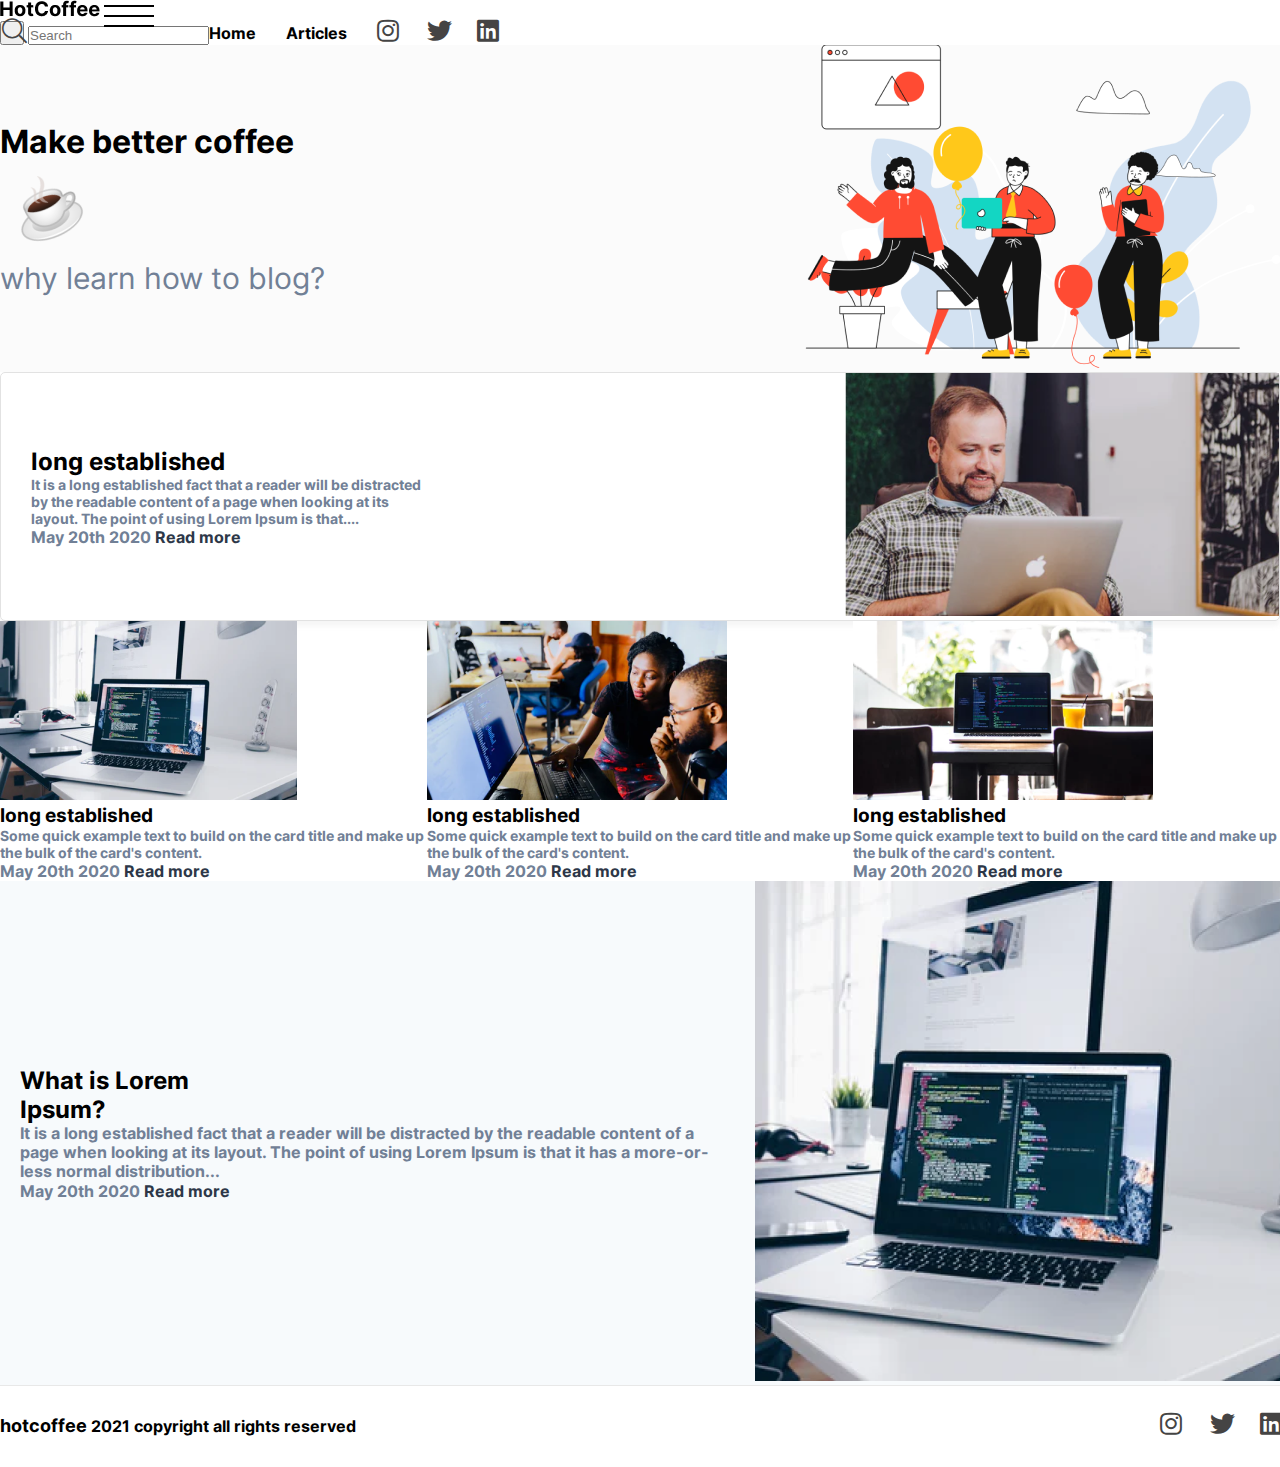
<file: index.html>
<!DOCTYPE html>
<html lang="en">

<head>
    <meta charset="UTF-8">
    <meta http-equiv="X-UA-Compatible" content="IE=edge">
    <meta name="viewport" content="width=device-width, initial-scale=1.0">
    <link href="https://cdn.jsdelivr.net/npm/bootstrap@5.0.2/dist/css/bootstrap.min.css" rel="stylesheet"
        integrity="sha384-EVSTQN3/azprG1Anm3QDgpJLIm9Nao0Yz1ztcQTwFspd3yD65VohhpuuCOmLASjC" crossorigin="anonymous">
    <link rel="stylesheet" href="style/all.min.css">
    <link rel="stylesheet" href="style/style.css">
    <link rel="stylesheet" href="style/media.css">
    <title>HotCoffee</title>
</head>

<body>
    <header class="header">
        <nav class="navbar navbar-expand-lg header__nav">
            <div class="container">
                <a class="navbar-brand logo" href="index.html">
                    <img src="img/HotCoffee.png" alt="">
                </a>
                <button class="navbar-toggler menu-btn collapsed" type="button" data-bs-toggle="collapse"
                    data-bs-target="#navbarSupportedContent" aria-controls="navbarSupportedContent"
                    aria-expanded="false" aria-label="Toggle navigation">
                    <span class="navbar-toggler-icon"></span>
                </button>
                <div class="collapse navbar-collapse header__navbar" id="navbarSupportedContent">
                    <form class="d-flex mt-1 header__form">
                        <button class="btn m-1">
                            <i class="fal fa-search icon"></i>
                        </button>
                        <input class="form-control me-2" type="search" placeholder="Search" aria-label="Search">
                    </form>
                    <ul class="navbar-nav header__list align-items-lg-center align-items-end">
                        <li class="nav-item header__item">
                            <a class="nav-link header__link" aria-current="page" href="#">Home</a>
                        </li>
                        <li class="nav-item header__item">
                            <a class="nav-link header__link" aria-current="page" href="article.html">Articles</a>
                        </li>
                        <li class="nav-item header__item">
                            <a class="nav-link header__link" aria-current="page" href="#">
                                <i class="fab fa-instagram icon"></i>
                            </a>
                        </li>
                        <li class="nav-item header__item">
                            <a class="nav-link header__link" aria-current="page" href="#">
                                <i class="fab fa-twitter icon"></i>
                            </a>
                        </li>
                        <li class="nav-item header__item">
                            <a class="nav-link header__link" aria-current="page" href="#">
                                <i class="fab fa-linkedin icon"></i>
                            </a>
                        </li>
                    </ul>
                </div>
            </div>
        </nav>
        <div class="header__bottom pt-4">
            <div class="container">
                <div class="header__content">
                    <div class="header__left">
                        <h1 class="header__title">Make better  coffee <img src="img/coffe.png" alt=""></h1>
                        <p class="header__text">why learn how to blog?</p>
                    </div>
                    <div class="header__right">
                        <img src="img/img1.png" class="rounded float-end" alt="">
                    </div>
                </div>
            </div>
        </div>
    </header>

    <main>
        <section class="card-least mt-5">
            <div class="container">
                <div class="card-least__content">
                    <div class="left">
                        <h2 class="least__title">long established</h2>
                        <p class="least__text">
                            It is a long established fact that a reader will be distracted by the readable content of a
                            page when looking at its layout. The point of using Lorem Ipsum is that....
                        </p>
                        <div class="least__btns d-flex justify-content-sm-between ">
                            <a href="#" class="data">May 20th 2020</a>
                            <a href="#" class="more">Read more</a>
                        </div>
                    </div>
                    <div class="right">
                        <img src="img/human.png" class="rounded float-end" alt="">
                    </div>
                </div>
            </div>
        </section>

        <section class="about mt-5">
            <div class="container">
                <div class="about__content">
                    <div class="card">
                        <img src="img/card1.png" class="card-img-top" alt="">
                        <div class="card-body">
                            <h3>long established</h3>
                            <p class="card_text">Some quick example text to build on the card title and make up the bulk
                                of the card's content.</p>
                            <div class="least__btns d-flex justify-content-sm-between ">
                                <a href="#" class="data">May 20th 2020</a>
                                <a href="#" class="more">Read more</a>
                            </div>
                        </div>
                    </div>
                    <div class="card">
                        <img src="img/card2.png" class="card-img-top" alt="">
                        <div class="card-body">
                            <h3>long established</h3>
                            <p class="card_text">Some quick example text to build on the card title and make up the bulk
                                of the card's content.</p>
                            <div class="least__btns d-flex justify-content-sm-between ">
                                <a href="#" class="data">May 20th 2020</a>
                                <a href="#" class="more">Read more</a>
                            </div>
                        </div>
                    </div>
                    <div class="card">
                        <img src="img/card3.png" class="card-img-top" alt="">
                        <div class="card-body">
                            <h3>long established</h3>
                            <p class="card_text">Some quick example text to build on the card title and make up the bulk
                                of the card's content.</p>
                            <div class="least__btns d-flex justify-content-sm-between ">
                                <a href="#" class="data">May 20th 2020</a>
                                <a href="#" class="more">Read more</a>
                            </div>
                        </div>
                    </div>
                </div>
            </div>
        </section>

        <section class="what mt-5">
            <div class="container">
                <div class="what__content">
                    <div class="left1">
                        <h2>What is Lorem <br> Ipsum?</h2>
                        <p class="card-text">It is a long established fact that a reader will be distracted by the
                            readable content of a page when looking at its layout. The point of using Lorem Ipsum is
                            that it has a more-or-less normal distribution...</p>
                        <div class="card__btns d-flex justify-content-between">
                            <a href="#" class="data">May 20th 2020</a>
                            <a href="#" class="more">Read more</a>
                        </div>
                    </div>
                    
                    <div class="right1">
                        <img src="img/img2.png" alt="">
                    </div>
                </div>
            </div>
        </section>
    </main>
    
    
    <div class="footer mt-5">
        <div class="container">
            <div class="footer__content">
                <div class="footer__text"><span>hotcoffee</span> 2021 copyright all rights reserved</div>
                <div class="footer__icons">
                    <ul class="header__list">
                        <li class="header__item">
                            <a href="#" class="header__link">
                                <i class="fab fa-instagram fa-3px icon"></i>
                            </a>
                        </li>
                        <li class="header__item">
                            <a href="#" class="header__link">
                                <i class="fab fa-twitter fa-3px icon"></i>
                            </a>
                        </li>
                        <li class="header__item">
                            <a href="#" class="header__link">
                                <i class="fab fa-linkedin fa-3px icon"></i>
                            </a>
                        </li>
                    </ul>
                </div>
            </div>
        </div>
    </div>


    <script src="https://cdn.jsdelivr.net/npm/bootstrap@5.0.2/dist/js/bootstrap.bundle.min.js"
        integrity="sha384-MrcW6ZMFYlzcLA8Nl+NtUVF0sA7MsXsP1UyJoMp4YLEuNSfAP+JcXn/tWtIaxVXM" crossorigin="anonymous">
    </script>
</body>

</html>
</file>
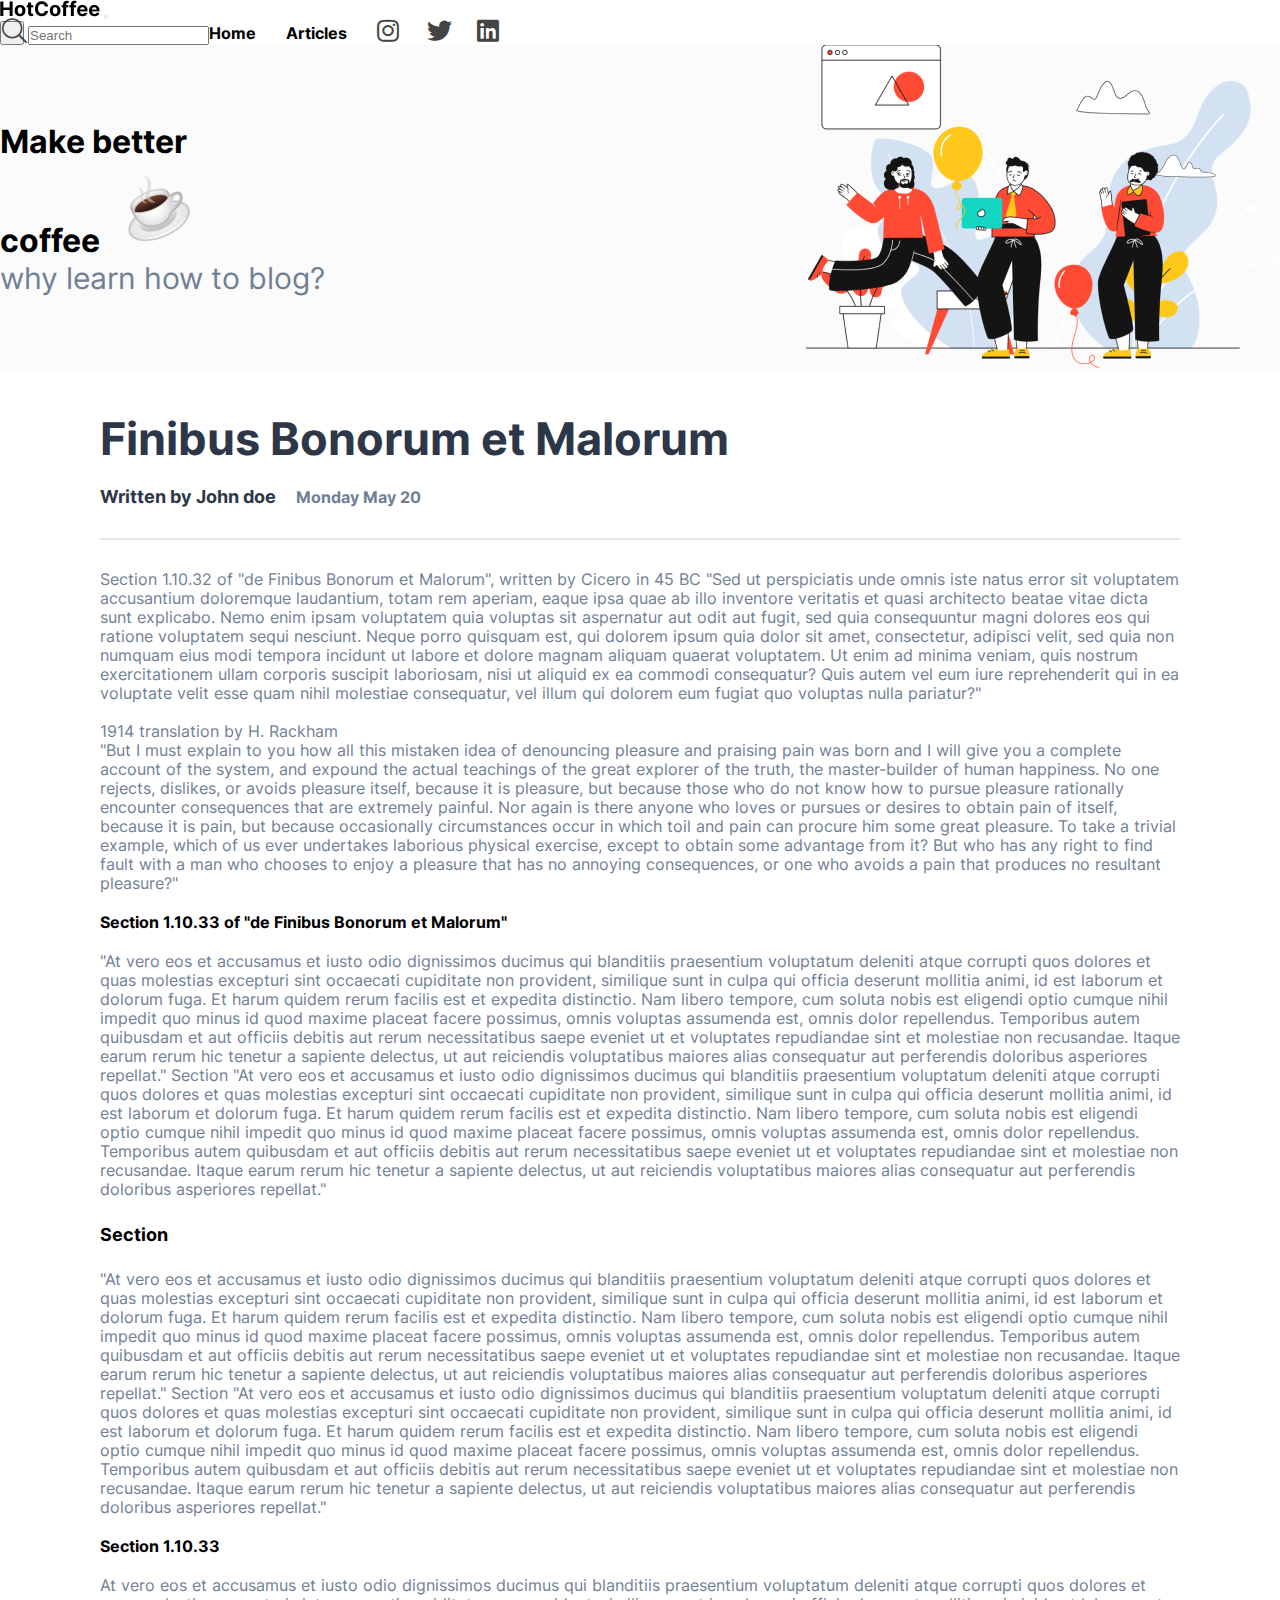
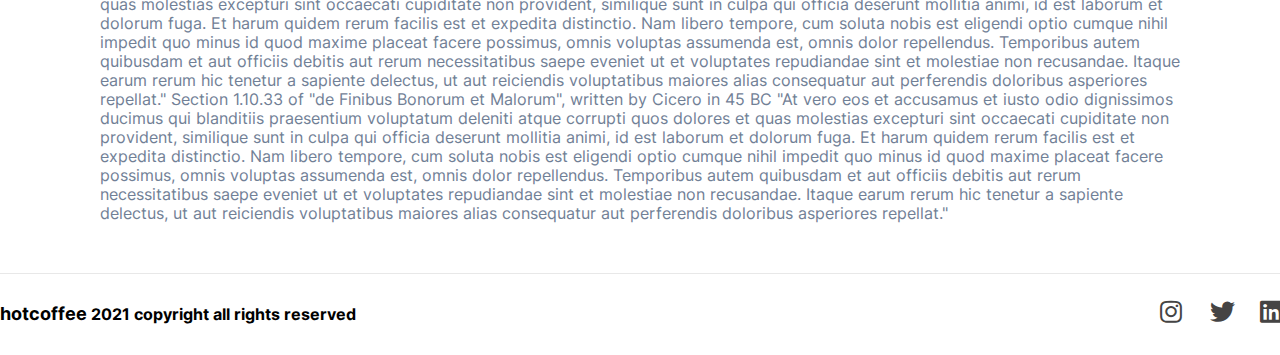
<file: article.html>
<!DOCTYPE html>
<html lang="en">

<head>
    <meta charset="UTF-8">
    <meta http-equiv="X-UA-Compatible" content="IE=edge">
    <meta name="viewport" content="width=device-width, initial-scale=1.0">
    <link href="https://cdn.jsdelivr.net/npm/bootstrap@5.0.2/dist/css/bootstrap.min.css" rel="stylesheet"
        integrity="sha384-EVSTQN3/azprG1Anm3QDgpJLIm9Nao0Yz1ztcQTwFspd3yD65VohhpuuCOmLASjC" crossorigin="anonymous">
    <link rel="stylesheet" href="style/all.min.css">
    <link rel="stylesheet" href="style/style.css">
    <link rel="stylesheet" href="style/media.css">
    <title>HotCoffee</title>
</head>

<body>
    <header class="header">
        <nav class="navbar navbar-expand-lg header__nav">
            <div class="container">
                <a class="navbar-brand logo" href="index.html">
                    <img src="img/HotCoffee.png" alt="">
                </a>
                <button class="navbar-toggler" type="button" data-bs-toggle="collapse"
                    data-bs-target="#navbarSupportedContent" aria-controls="navbarSupportedContent"
                    aria-expanded="false" aria-label="Toggle navigation">
                    <span class="navbar-toggler-icon"></span>
                </button>
                <div class="collapse navbar-collapse header__navbar" id="navbarSupportedContent">
                    <form class="d-flex mt-1 header__form">
                        <button class="btn m-1">
                            <i class="fal fa-search icon"></i>
                        </button>
                        <input class="form-control me-2" type="search" placeholder="Search" aria-label="Search">
                    </form>
                    <ul class="navbar-nav header__list align-items-lg-center align-items-end">
                        <li class="nav-item header__item">
                            <a class="nav-link header__link" aria-current="page" href="index.html">Home</a>
                        </li>
                        <li class="nav-item header__item">
                            <a class="nav-link header__link" aria-current="page" href="articles.html">Articles</a>
                        </li>
                        <li class="nav-item header__item">
                            <a class="nav-link header__link" aria-current="page" href="#">
                                <i class="fab fa-instagram icon"></i>
                            </a>
                        </li>
                        <li class="nav-item header__item">
                            <a class="nav-link header__link" aria-current="page" href="#">
                                <i class="fab fa-twitter icon"></i>
                            </a>
                        </li>
                        <li class="nav-item header__item">
                            <a class="nav-link header__link" aria-current="page" href="#">
                                <i class="fab fa-linkedin icon"></i>
                            </a>
                        </li>
                    </ul>
                </div>
            </div>
        </nav>
        <div class="header__bottom pt-4">
            <div class="container">
                <div class="header__content">
                    <div class="header__left">
                        <h1 class="header__title">Make better <br> coffee <img src="img/coffe.png" alt=""></h1>
                        <p class="header__text">why learn how to blog?</p>
                    </div>
                    <div class="header__right">
                        <img src="img/img1.png" class="rounded float-end" alt="">
                    </div>
                </div>
            </div>
        </div>
    </header>
    
    <main class="article">
            <div class="article__content">
                <div class="container">
                    <h1 class="article__title">Finibus Bonorum et Malorum</h1>
                    <div class="article__about">
                        <p class="article__txt">Written by John doe</p>
                        <p class="data">Monday May 20</p>
                    </div>
    
                    <div class="clr"></div>
    
                <p class="article__texts">
                        Section 1.10.32 of "de Finibus Bonorum et Malorum", written by Cicero in 45 BC "Sed ut perspiciatis
                        unde omnis iste natus error sit voluptatem accusantium doloremque laudantium, totam rem aperiam,
                        eaque ipsa quae ab illo inventore veritatis et quasi architecto beatae vitae dicta sunt explicabo.
                        Nemo enim ipsam voluptatem quia voluptas sit aspernatur aut odit aut fugit, sed quia consequuntur
                        magni dolores eos qui ratione voluptatem sequi nesciunt. Neque porro quisquam est, qui dolorem ipsum
                        quia dolor sit amet, consectetur, adipisci velit, sed quia non numquam eius modi tempora incidunt ut
                        labore et dolore magnam aliquam quaerat voluptatem. Ut enim ad minima veniam, quis nostrum
                        exercitationem ullam corporis suscipit laboriosam, nisi ut aliquid ex ea commodi consequatur? Quis
                        autem vel eum iure reprehenderit qui in ea voluptate velit esse quam nihil molestiae consequatur,
                        vel illum qui dolorem eum fugiat quo voluptas nulla pariatur?"
                        <br>
                        <br>
                        1914 translation by H. Rackham <br> "But I must explain to you how all this mistaken idea of
                        denouncing pleasure and praising pain was born and I will give you a complete account of the system,
                        and expound the actual teachings of the great explorer of the truth, the master-builder of human
                        happiness. No one rejects, dislikes, or avoids pleasure itself, because it is pleasure, but because
                        those who do not know how to pursue pleasure rationally encounter consequences that are extremely
                        painful. Nor again is there anyone who loves or pursues or desires to obtain pain of itself, because
                        it is pain, but because occasionally circumstances occur in which toil and pain can procure him some
                        great pleasure. To take a trivial example, which of us ever undertakes laborious physical exercise,
                        except to obtain some advantage from it? But who has any right to find fault with a man who chooses
                        to enjoy a pleasure that has no annoying consequences, or one who avoids a pain that produces no
                        resultant pleasure?"
                       
                       <h3 class="title2">Section 1.10.33 of "de Finibus Bonorum et Malorum"</h3>
                    
                     <div class="article__texts">
                        "At vero eos et accusamus et iusto odio dignissimos ducimus qui blanditiis praesentium voluptatum
                        deleniti atque corrupti quos dolores et quas molestias excepturi sint occaecati cupiditate non
                        provident, similique sunt in culpa qui officia deserunt mollitia animi, id est laborum et dolorum fuga.
                        Et harum quidem rerum facilis est et expedita distinctio. Nam libero tempore, cum soluta nobis est
                        eligendi optio cumque nihil impedit quo minus id quod maxime placeat facere possimus, omnis voluptas
                        assumenda est, omnis dolor repellendus. Temporibus autem quibusdam et aut officiis debitis aut rerum
                        necessitatibus saepe eveniet ut et voluptates repudiandae sint et molestiae non recusandae. Itaque earum
                        rerum hic tenetur a sapiente delectus, ut aut reiciendis voluptatibus maiores alias consequatur aut
                        perferendis doloribus asperiores repellat." Section "At vero eos et accusamus et iusto odio dignissimos
                        ducimus qui blanditiis praesentium voluptatum deleniti atque corrupti quos dolores et quas molestias
                        excepturi sint occaecati cupiditate non provident, similique sunt in culpa qui officia deserunt mollitia
                        animi, id est laborum et dolorum fuga. Et harum quidem rerum facilis est et expedita distinctio. Nam
                        libero tempore, cum soluta nobis est eligendi optio cumque nihil impedit quo minus id quod maxime
                        placeat facere possimus, omnis voluptas assumenda est, omnis dolor repellendus. Temporibus autem
                        quibusdam et aut officiis debitis aut rerum necessitatibus saepe eveniet ut et voluptates repudiandae
                        sint et molestiae non recusandae. Itaque earum rerum hic tenetur a sapiente delectus, ut aut reiciendis
                        voluptatibus maiores alias consequatur aut perferendis doloribus asperiores repellat."
                     </div>
    
                     <h2 class="title3">Section</h2>
    
                     <div class="article__texts">
                        "At vero eos et accusamus et iusto odio dignissimos ducimus qui blanditiis praesentium voluptatum
                        deleniti atque corrupti quos dolores et quas molestias excepturi sint occaecati cupiditate non
                        provident, similique sunt in culpa qui officia deserunt mollitia animi, id est laborum et dolorum fuga.
                        Et harum quidem rerum facilis est et expedita distinctio. Nam libero tempore, cum soluta nobis est
                        eligendi optio cumque nihil impedit quo minus id quod maxime placeat facere possimus, omnis voluptas
                        assumenda est, omnis dolor repellendus. Temporibus autem quibusdam et aut officiis debitis aut rerum
                        necessitatibus saepe eveniet ut et voluptates repudiandae sint et molestiae non recusandae. Itaque earum
                        rerum hic tenetur a sapiente delectus, ut aut reiciendis voluptatibus maiores alias consequatur aut
                        perferendis doloribus asperiores repellat." Section "At vero eos et accusamus et iusto odio dignissimos
                        ducimus qui blanditiis praesentium voluptatum deleniti atque corrupti quos dolores et quas molestias
                        excepturi sint occaecati cupiditate non provident, similique sunt in culpa qui officia deserunt mollitia
                        animi, id est laborum et dolorum fuga. Et harum quidem rerum facilis est et expedita distinctio. Nam
                        libero tempore, cum soluta nobis est eligendi optio cumque nihil impedit quo minus id quod maxime
                        placeat facere possimus, omnis voluptas assumenda est, omnis dolor repellendus. Temporibus autem
                        quibusdam et aut officiis debitis aut rerum necessitatibus saepe eveniet ut et voluptates repudiandae
                        sint et molestiae non recusandae. Itaque earum rerum hic tenetur a sapiente delectus, ut aut reiciendis
                        voluptatibus maiores alias consequatur aut perferendis doloribus asperiores repellat."
                     </div>
    
                     <h3 class="title2">Section 1.10.33</h3>
    
                     <div class="article__texts">
                        At vero eos et accusamus et iusto odio dignissimos ducimus qui blanditiis praesentium voluptatum
                        deleniti atque corrupti quos dolores et quas molestias excepturi sint occaecati cupiditate non
                        provident, similique sunt in culpa qui officia deserunt mollitia animi, id est laborum et dolorum fuga.
                         Et harum quidem rerum facilis est et expedita distinctio. Nam libero tempore, cum soluta nobis est
                         eligendi optio cumque nihil impedit quo minus id quod maxime placeat facere possimus, omnis voluptas
                         assumenda est, omnis dolor repellendus. Temporibus autem quibusdam et aut officiis debitis aut rerum
                        necessitatibus saepe eveniet ut et voluptates repudiandae sint et molestiae non recusandae. Itaque earum
                        rerum hic tenetur a sapiente delectus, ut aut reiciendis voluptatibus maiores alias consequatur aut
                         perferendis doloribus asperiores repellat." Section 1.10.33 of "de Finibus Bonorum et Malorum", written
                        by Cicero in 45 BC "At vero eos et accusamus et iusto odio dignissimos ducimus qui blanditiis
                          praesentium voluptatum deleniti atque corrupti quos dolores et quas molestias excepturi sint occaecati
                        cupiditate non provident, similique sunt in culpa qui officia deserunt mollitia animi, id est laborum et
                         dolorum fuga. Et harum quidem rerum facilis est et expedita distinctio. Nam libero tempore, cum soluta
                        nobis est eligendi optio cumque nihil impedit quo minus id quod maxime placeat facere possimus, omnis
                        voluptas assumenda est, omnis dolor repellendus. Temporibus autem quibusdam et aut officiis debitis aut
                           rerum necessitatibus saepe eveniet ut et voluptates repudiandae sint et molestiae non recusandae. Itaque
                        earum rerum hic tenetur a sapiente delectus, ut aut reiciendis voluptatibus maiores alias consequatur
                        aut perferendis doloribus asperiores repellat."
                     </div>
                </p>
                </div>
              
            </div>
        
    </main>
    
    
    
    
    <div class="footer mt-5">
        <div class="container">
            <div class="footer__content">
                <div class="footer__text"><span>hotcoffee</span> 2021 copyright all rights reserved</div>
                <div class="footer__icons">
                    <ul class="header__list">
                        <li class="header__item">
                            <a href="#" class="header__link">
                                <i class="fab fa-instagram fa-3px icon"></i>
                            </a>
                        </li>
                        <li class="header__item">
                            <a href="#" class="header__link">
                                <i class="fab fa-twitter fa-3px icon"></i>
                            </a>
                        </li>
                        <li class="header__item">
                            <a href="#" class="header__link">
                                <i class="fab fa-linkedin fa-3px icon"></i>
                            </a>
                        </li>
                    </ul>
                </div>
            </div>
        </div>
    </div>


    <script src="https://cdn.jsdelivr.net/npm/bootstrap@5.0.2/dist/js/bootstrap.bundle.min.js"
        integrity="sha384-MrcW6ZMFYlzcLA8Nl+NtUVF0sA7MsXsP1UyJoMp4YLEuNSfAP+JcXn/tWtIaxVXM" crossorigin="anonymous">
    </script>
</body>

</html>
</file>
<file: style/style.css>
@import url(./fonts.css);

* {
    margin: 0;
    padding: 0;
    box-sizing: border-box;
}

a {
    text-decoration: none;
}

ul {
    list-style: none;
}

:root {
    --main-color: #000;
    --text: #718096;
    --body: #fff;
    --bg1: #FBFBFB;
    --bg2: #F7FAFC;
    --icon: #454444;
    --btn: #2D3748;
    --font: 'Inter-Bold';
}

body {
    background: var(--body);
    font-family: var(--font);
}

.header__nav {
    display: flex;
    align-items: center;
    justify-content: space-between;
}

.header__top {
    display: flex;
    align-items: center;
    justify-content: space-between;
}

.header__search {
    display: flex;
    align-items: center;
    justify-content: space-between;
}

.header__list {
    display: flex;
    align-items: center;
    justify-content: space-between;
    column-gap: 30px;
}

.header__link {
    font-size: 16px;
    line-height: 19px;
    text-transform: capitalize;
    color: var(--main-color);
}

.header__link:hover {
    color: var(--main-color);
}

.icon {
    color: var(--icon);
    font-size: 21px;
    line-height: 15px;
    width: 20px;
}

.header__navbar {
    display: flex;
    align-items: center;
    justify-content: space-between;
}

.header__bottom {
    background: var(--bg1);
}

.header__content {
    display: flex;
    align-items: center;
    justify-content: space-between;
}

.header__title {
    max-width: 354px;
}

.header__text {
    font-family: 'Inter-Regular';
    font-size: 30px;
    line-height: 36px;
    color: var(--text);
    max-width: 328px;
}

.card-least__content {
    display: flex;
    align-items: center;
    justify-content: space-between;
    border: 1px solid #E2E2E2;
    box-sizing: border-box;
    box-shadow: 0px 5px 4px rgba(221, 221, 221, 0.25);
    border-radius: 5px;
}

.left {
    padding-left: 30px;
}

.left1 {
    padding: 20px;
}

.least__text {
    max-width: 403px;
    color: var(--text);
    font-size: 14px;
    line-height: 17px;
}

.data {
    color: var(--text);
}

.more {
    color: var(--btn);
}

.about__content {
    display: flex;
    align-items: center;
    justify-content: space-between;
}

.card_text {
    font-size: 14px;
    line-height: 17px;
    color: var(--text);
}

.what__content {
    display: flex;
    align-items: center;
    justify-content: space-between;
    background: var(--bg2);
}

.card-text {
    font-size: 16px;
    line-height: 19px;
    color: var(--text);
}

.footer__content {
    padding: 30px 0;
    display: flex;
    /* align-items: center; */
    justify-content: space-between;
    border-top: 1px solid #E8E8E8;
}

.footer__text {
    font-size: 16px;
    line-height: 19px;
}

.footer__text > span {
    color: #000;
    font-size: 18px;
}

.icon {
    color: #454444;
    font-size: 25px;
}

.article__content {
    padding-left: 100px;
    padding-right: 100px;
    padding-bottom: 50px;
}

.article__title {
    font-size: 45px;
    line-height: 54px;
    color: #2D3748;
    font-family: 'Inter-Bold';
    padding-top: 40px;
    padding-bottom: 20px;
}

.article__about {
    display: flex;
    align-items: center;
}

.article__txt {
    font-size: 18px;
    line-height: 22px;
    font-weight: bold;
    color: #2D3748;
    padding-right: 20px;
}

.clr {
    border: 1px solid #E8E7E7;
    margin: 30px 0;
}

.article__texts {
    font-size: 16px;
    line-height: 19px;
    color: #718096;
    font-family: 'Inter-Regular';
    /* max-width: 765px; */
}

.title2 {
    font-size: 16px;
    line-height: 19px;
    font-family: 'Inter-Bold';
    padding: 20px 0;
}

.title3 {
    font-size: 18px;
    line-height: 21px;
    padding: 25px 0;
    font-weight: bold;
    font-family: 'Inter-Bold';
}

.menu-btn {
    width: 50px;
    height: 2px;
    background: #000;
    position: relative;
    padding: 0;
    border: none;
    border-radius: none;
}

.menu-btn:focus {
    box-shadow: none;
}

.menu-btn::after,
.menu-btn::before {
    content: '';
    position: absolute;
    width: inherit;
    height: inherit;
    background: #000;
    left: 0;
    top: -10px;
    transition: 0.5s;
}

.menu-btn::after {
    top: 10px;
}

.menu-btn:not(.collapsed)::after {
    transform: rotate(45deg);
    top: 0;
}

.menu-btn:not(.collapsed)::before {
    transform: rotate(-45deg);
    top: 0;
}

.menu-btn:not(.collapsed) {
    background: transparent;
}
</file>
<file: style/media.css>
@media(max-width: 991px) {
    .left {
        margin-right: 10px;
    }

    .right>img {
        max-width: 350px;
    }

    .about__content>.card {
        margin-left: 15px;
    }

    .card-body {
        padding: 15px;
    }

    .data,
    .more {
        font-size: 14px;
    }

    .card-body>h3 {
        font-size: 19px;
    }

    .footer__content {
        padding: 15px 0;
    }

}

@media(max-width: 767px) {
    .header__right>img {
        max-width: 300px;
    }

    .header__title {
        font-size: 30px;
    }

    .header__title>img {
        display: none;
    }

    .header__text {
        font-size: 23px;
    }

    .right>img {
        /* max-width: 250px; */
        height: 162px;
        width: auto;
    }

    .left {
        padding: 10px;
    }

    .least__title {
        font-size: 23px;
    }

    .least__text {
        font-size: 12px;
    }

    .card>img,
    .card-img-top {
        max-width: 250px;
    }

    .card-body>h3 {
        font-size: 15px;
    }

    .right1>img {
        height: 266px;
    }
}

@media(max-width: 425px) {
    .header__right>img {
        max-width: 250px;
    }

    .header__title {
        font-size: 24px;
    }

    .header__text {
        font-size: 18px;
    }

    .right>img {
        height: 192px;
        width: 380px;
    }

    .least__title {
        font-size: 23px;
    }

    .least__text {
        font-size: 15px;
    }

    .data {
        padding-right: 10px;
    }

    .about__content {
        flex-direction: column-reverse;
    }

    .card-least__content {
        flex-direction: column;
    }
    
    .card-body {
        display: flex;
        align-items: center;
        flex-direction: column;
    }
    
    .card > img {
        width: 100%;
    }
    
    .card {
        margin-top: 20px;
    }
    
    .what__content {
        flex-direction: column;
    }
    
    .header__content {
        flex-direction: column-reverse;
    }
}

@media(max-width: 375px) {
    .footer__text {
        font-size: 14px;
        line-height: 16px;
    }
    .least__title {
        font-size: 23px;
    }
    
    .least__text {
        font-size: 15px;
    }
    
    .header__right>img {
        max-width: 230px;
    }
    
    .header__right > img {
        width: 220px;
    }
    
    .header__left {
        margin-top: 10px;
    }
}

@media(max-width: 320px) {
    .header__navbar {
        display: flex;
        flex-direction: column;
    }

    .header__form {
        padding-top: 10px;
    }

    .header__list {
        padding-top: 10px;
    }
    
    .right>img {
        height: 178px;
        width: 297px;
    }
    
    .footer__text {
        font-size: 12px;
        line-height: 16px;
    }
    
    .icon {
        font-size: 22px;
    }
}
</file>
